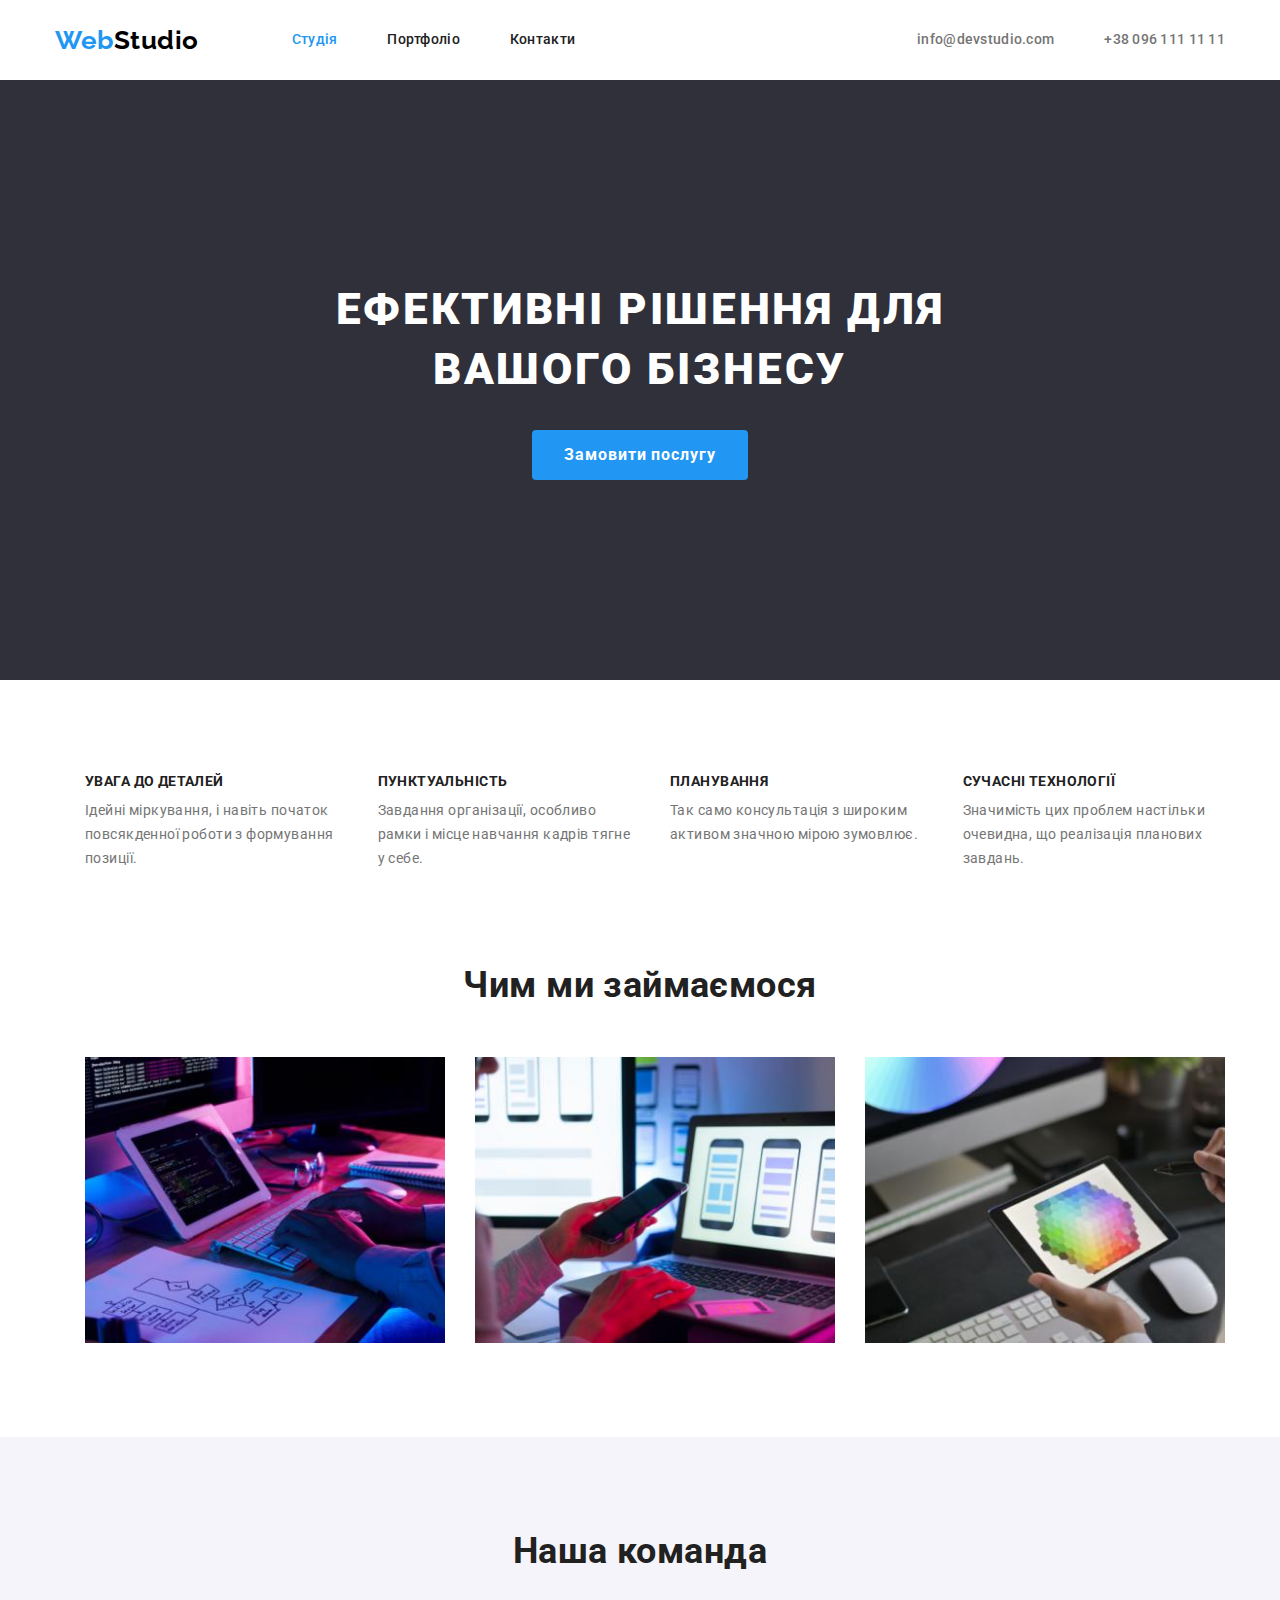
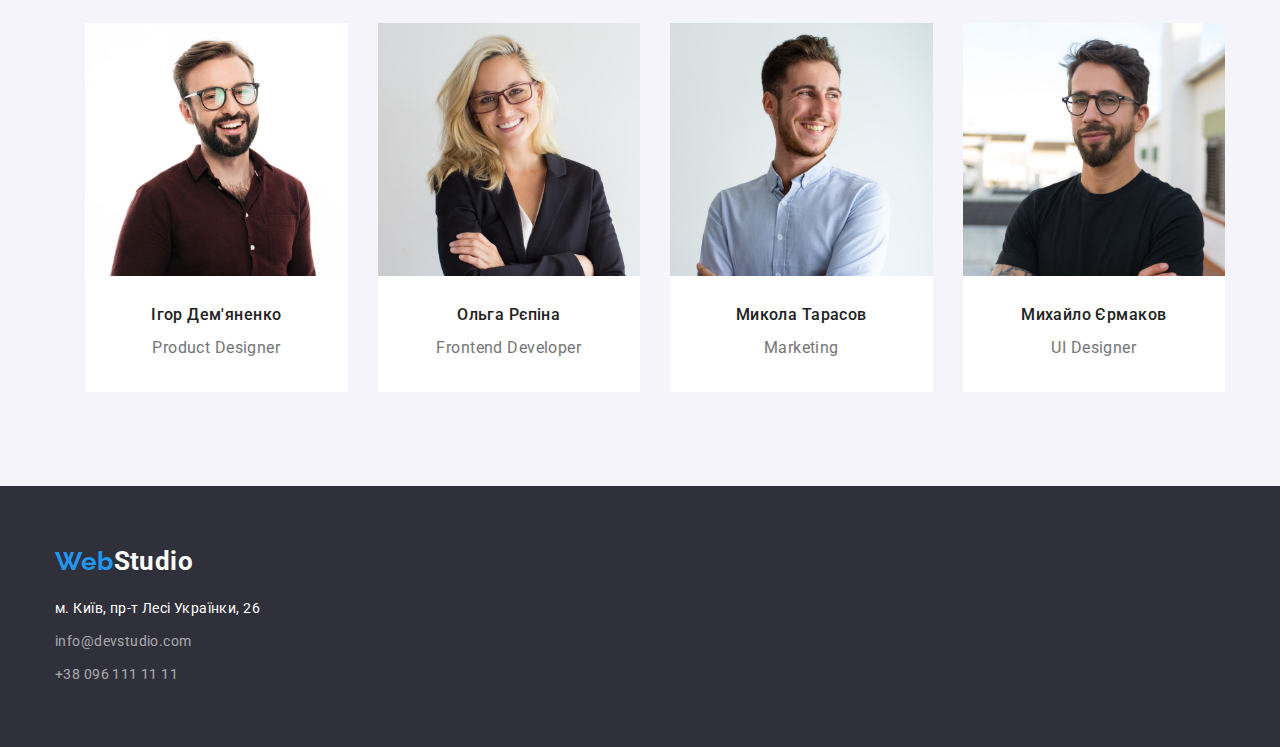
<file: index.html>
<!DOCTYPE html>
<html lang="uk">
  <head>
    <meta charset="UTF-8" />
    <meta http-equiv="X-UA-Compatible" content="IE=edge" />
    <meta name="viewport" content="width=device-width, initial-scale=1.0" />
    <title>Web Studio</title>
    <link
      href="https://fonts.googleapis.com/css2?family=Raleway:wght@700&family=Roboto:wght@400;500;700;900&display=swap"
      rel="stylesheet"
    />
    <link rel="stylesheet" href="https://cdnjs.cloudflare.com/ajax/libs/modern-normalize/1.1.0/modern-normalize.css" />
    <link rel="stylesheet" href="./css/styles.css" />
  </head>

  <body>
    <!-- навигация -->
    <header class="head">
      <div class="container">
        <div class="container-nav">
          <nav>
            <a href="/" class="studio"><span class="web">Web</span>Studio</a>
            <ul class="list menu-nav">
              <li><a href="./index.html" class="nav-link current">Студія</a></li>
              <li><a href="./portfolio.html" class="nav-link">Портфоліо</a></li>
              <li><a href="" class="nav-link">Контакти</a></li>
            </ul>
          </nav>
          <ul class="list mail-tel">
            <li>
              <a href="maito:info@devstudio.com" class="mail-and-tel">info@devstudio.com</a>
            </li>
            <li>
              <a href="tel:+380961111111" class="mail-and-tel">+38 096 111 11 11</a>
            </li>
          </ul>
        </div>
      </div>
    </header>

    <main>
      <section class="hero">
        <div class="container">
          <h1>
            Ефективні рішення для <br />
            вашого бізнесу
          </h1>
          <button type="button" class="hero-but">Замовити послугу</button>
        </div>
      </section>

      <section class="section">
        <div class="container">
          <!-- не отображать заголовок -->
          <h2 class="visually-hidden">Наші особливості</h2>
          <ul class="list skill-list">
            <li class="skills-item">
              <h3>УВАГА ДО ДЕТАЛЕЙ</h3>
              <p>Ідейні міркування, і навіть початок повсякденної роботи з формування позиції.</p>
            </li>
            <li class="skills-item">
              <h3>ПУНКТУАЛЬНІСТЬ</h3>
              <p>Завдання організації, особливо рамки і місце навчання кадрів тягне у себе.</p>
            </li>
            <li class="skills-item">
              <h3>ПЛАНУВАННЯ</h3>
              <p>Так само консультація з широким активом значною мірою зумовлює.</p>
            </li>
            <li class="skills-item">
              <h3>СУЧАСНІ ТЕХНОЛОГІЇ</h3>
              <p>Значимість цих проблем настільки очевидна, що реалізація планових завдань.</p>
            </li>
          </ul>
        </div>
      </section>

      <section class="section section-padding">
        <div class="container">
          <h2>Чим ми займаємося</h2>
          <ul class="list skill-list">
            <li class="skills-item work">
              <img src="./images/box1.jpg" alt="клавиатура" width="370" />
            </li>
            <li class="skills-item work">
              <img src="./images/box2.jpg" alt="телефон" width="370" />
            </li>
            <li class="skills-item work">
              <img src="./images/box3.jpg" alt="планшет" width="370" />
            </li>
          </ul>
        </div>
      </section>

      <!-- команда -->
      <section class="section comand-background">
        <div class="container">
          <h2>Наша команда</h2>
          <ul class="list team skill-list">
            <li class="skills-item">
              <img src="./images/igor.jpg" alt="Ігор Дем'яненко" width="270" />
              <div class="teams">
                <h3>Ігор Дем'яненко</h3>
                <p lang="en">Product Designer</p>
              </div>
            </li>
            <li class="skills-item">
              <img src="./images/olga.jpg" alt="Ольга Рєпіна" width="270" />
              <div class="teams">
                <h3>Ольга Рєпіна</h3>
                <p lang="en">Frontend Developer</p>
              </div>
            </li>
            <li class="skills-item">
              <img src="./images/nik.jpg" alt="Микола Тарасов" width="270" />
              <div class="teams">
                <h3>Микола Тарасов</h3>
                <p lang="en">Marketing</p>
              </div>
            </li>
            <li class="skills-item">
              <img src="./images/misha.jpg" alt="Михайло Єрмаков" width="270" />
              <div class="teams">
                <h3>Михайло Єрмаков</h3>
                <p lang="en">UI Designer</p>
              </div>
            </li>
          </ul>
        </div>
      </section>
    </main>

    <!-- футер -->
    <footer class="footer">
      <div class="container logo-link">
        <a href="/" class="studio-footer"><span class="web">Web</span><span>Studio</span></a>
        <address>
          <ul class="list footer-adress">
            <li>
              <a href="https://goo.gl/maps/N4kcenjZG2sNvHRF8" class="adress">м. Київ, пр-т Лесі Українки, 26</a>
            </li>
            <li><a href="maito:info@devstudio.com" class="footer-link">info@devstudio.com</a></li>
            <li><a href="tel:+380961111111" class="footer-link">+38 096 111 11 11</a></li>
          </ul>
        </address>
      </div>
    </footer>
  </body>
</html>
</file>
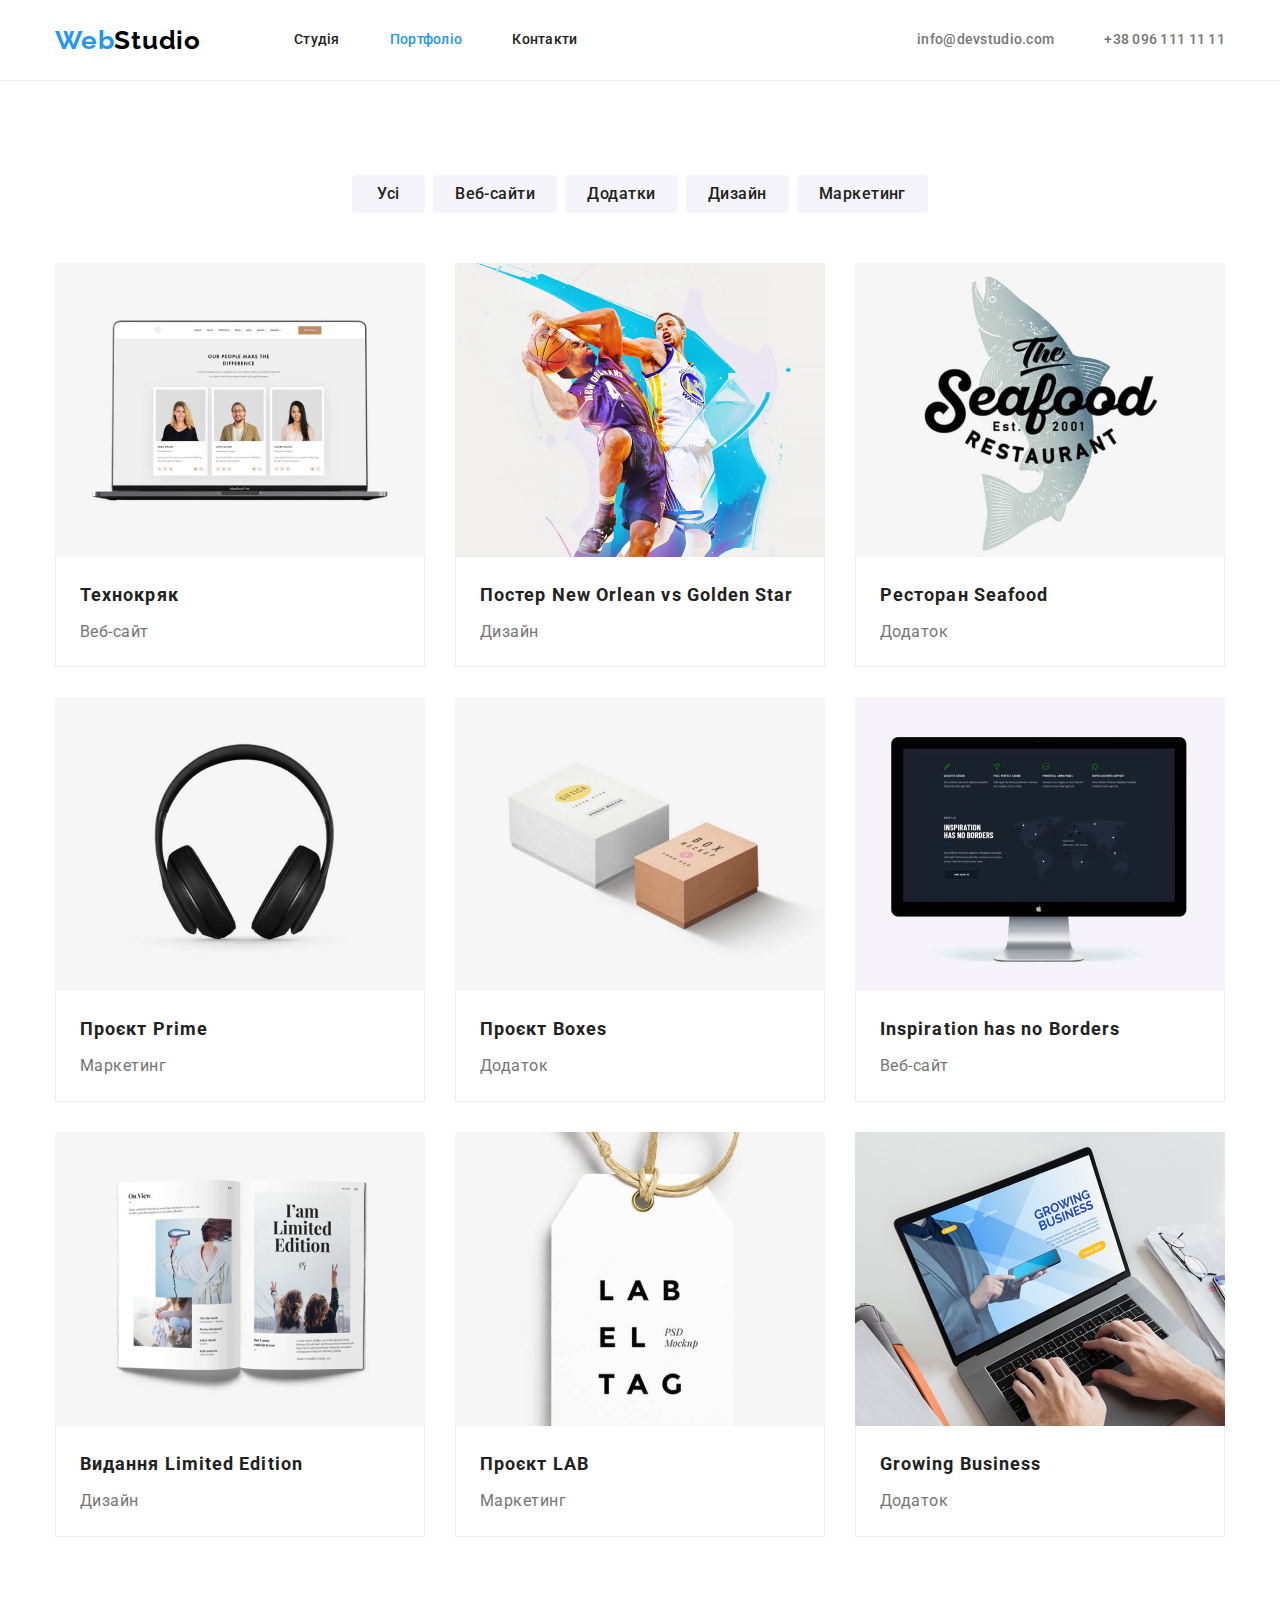
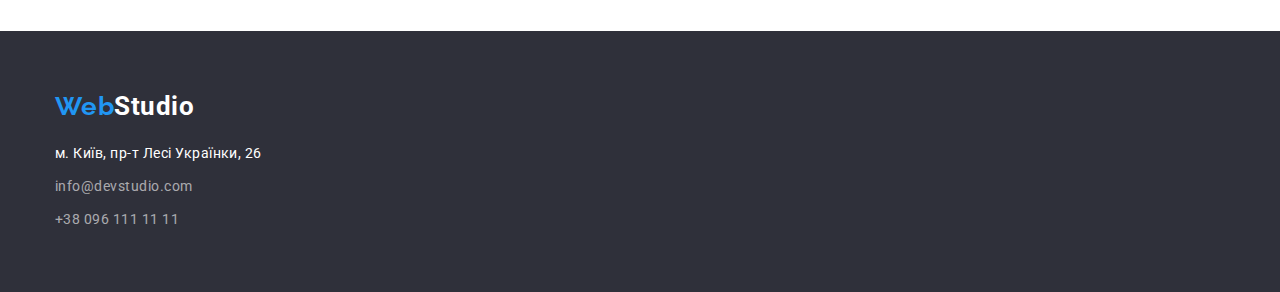
<file: portfolio.html>
<!DOCTYPE html>
<html lang="uk">
  <head>
    <meta charset="UTF-8" />
    <meta http-equiv="X-UA-Compatible" content="IE=edge" />
    <meta name="viewport" content="width=device-width, initial-scale=1.0" />
    <title>Document</title>
    <link
      href="https://fonts.googleapis.com/css2?family=Raleway:wght@700&family=Roboto:wght@400;500;700;900&display=swap"
      rel="stylesheet"
    />
    <link rel="stylesheet" href="https://cdnjs.cloudflare.com/ajax/libs/modern-normalize/1.1.0/modern-normalize.css" />
    <link rel="stylesheet" href="./css/portfolio-styles.css" />
  </head>

  <body>
    <!-- навигация -->
    <header class="head">
      <div class="container">
        <div class="container-nav">
          <nav>
            <a href="/" class="studio"><span class="web">Web</span>Studio</a>
            <ul class="list menu-nav">
              <li><a href="./index.html" class="nav-link">Студія</a></li>
              <li><a href="./portfolio.html" class="nav-link current">Портфоліо</a></li>
              <li><a href="" class="nav-link">Контакти</a></li>
            </ul>
          </nav>
          <ul class="list mail-tel">
            <li>
              <a href="maito:info@devstudio.com" class="mail-and-tel">info@devstudio.com</a>
            </li>
            <li>
              <a href="tel:+380961111111" class="mail-and-tel">+38 096 111 11 11</a>
            </li>
          </ul>
        </div>
      </div>
    </header>

    <main>
      <section class="section">
        <div class="container">
          <!-- фильтры -->
          <!-- не отображать заголовок -->
          <h1 class="visually-hidden">Фільтри</h1>
          <ul class="list ul-button">
            <li><button type="button" class="button-filtr">Усі</button></li>
            <li><button type="button" class="button-filtr">Веб-сайти</button></li>
            <li><button type="button" class="button-filtr">Додатки</button></li>
            <li><button type="button" class="button-filtr">Дизайн</button></li>
            <li><button type="button" class="button-filtr">Маркетинг</button></li>
          </ul>
          <!-- не отображать заголовок -->
          <h2 class="visually-hidden">Наші проекти</h2>
          <ul class="list skill-list">
            <li class="skills-item">
              <img src="./images/portfolio/pc.jpg" width="370" alt="компьютер" />
              <div class="border-class">
                <h3 class="titles">Технокряк</h3>
                <p>Веб-сайт</p>
              </div>
            </li>
            <li class="skills-item">
              <img src="./images/portfolio/star.jpg" width="370" alt="люди" />
              <div class="border-class">
                <h3 class="titles">Постер New Orlean vs Golden Star</h3>
                <p>Дизайн</p>
              </div>
            </li>
            <li class="skills-item">
              <img src="./images/portfolio/food.jpg" width="370" alt="ресторан" />
              <div class="border-class">
                <h3 class="titles">Ресторан Seafood</h3>
                <p>Додаток</p>
              </div>
            </li>
            <li class="skills-item">
              <img src="./images/portfolio/prime.jpg" width="370" alt="наушники" />
              <div class="border-class">
                <h3 class="titles">Проєкт Prime</h3>
                <p>Маркетинг</p>
              </div>
            </li>
            <li class="skills-item">
              <img src="./images/portfolio/box.jpg" width="370" alt="коробка" />
              <div class="border-class">
                <h3 class="titles">Проєкт Boxes</h3>
                <p>Додаток</p>
              </div>
            </li>
            <li class="skills-item">
              <img src="./images/portfolio/border.jpg" width="370" alt="монитор" />
              <div class="border-class">
                <h3 class="titles">Inspiration has no Borders</h3>
                <p>Веб-сайт</p>
              </div>
            </li>
            <li class="skills-item">
              <img src="./images/portfolio/book.jpg" width="370" alt="книга" />
              <div class="border-class">
                <h3 class="titles">Видання Limited Edition</h3>
                <p>Дизайн</p>
              </div>
            </li>
            <li class="skills-item">
              <img src="./images/portfolio/lab.jpg" width="370" alt="жетон" />
              <div class="border-class">
                <h3 class="titles">Проєкт LAB</h3>
                <p>Маркетинг</p>
              </div>
            </li>
            <li class="skills-item">
              <img src="./images/portfolio/bus.jpg" width="370" alt="ноутбук" />
              <div class="border-class">
                <h3 class="titles">Growing Business</h3>
                <p>Додаток</p>
              </div>
            </li>
          </ul>
        </div>
      </section>
    </main>

    <!-- футер -->
    <footer class="footer">
      <div class="container logo-link">
        <a href="/" class="studio-footer"><span class="web">Web</span><span>Studio</span></a>
        <address>
          <ul class="list footer-adress">
            <li>
              <a href="https://goo.gl/maps/N4kcenjZG2sNvHRF8" class="adress">м. Київ, пр-т Лесі Українки, 26</a>
            </li>
            <li><a href="maito:info@devstudio.com" class="footer-link">info@devstudio.com</a></li>
            <li><a href="tel:+380961111111" class="footer-link">+38 096 111 11 11</a></li>
          </ul>
        </address>
      </div>
    </footer>
  </body>
</html>
</file>
<file: css/styles.css>
/*сброс margin*/
h1,
h2,
h3,
p,
ul {
  margin-top: 0;
  margin-bottom: 0;
}

/*скрытие заголовка*/
.visually-hidden {
  position: absolute;
  white-space: nowrap;
  width: 1px;
  height: 1px;
  overflow: hidden;
  border: 0;
  padding: 0;
  clip: rect(0 0 0 0);
  clip-path: inset(50%);
  margin: -1px;
}

/*основной текст*/
body {
  font-family: Roboto, sans-serif;
  font-style: normal;
  font-size: 14px;
  letter-spacing: 0.03em;
  color: var(--color-text);
  background: var(--color-button-text);
}

:root {
  /*цвет кнопок, hover и focus элементов*/
  --color-for-hovered: #2196f3;
  /*цвет заголовков*/
  --color-for-title: #212121;
  /*цвет текста и кнопок*/
  --color-button-text: #ffffff;
  --color-text: #757575;
  /*цвет studio*/
  --color-studio: #000000;
  /*цвет footer*/
  --color-footer: #2f303a;
  /*background карточки*/
  --color-background-cart: #ffffff;
  /*background наша команда*/
  --color-background: #f5f4fa;
}

.list {
  /*display: flex;
  justify-content: space-between;*/
  list-style: none;
  padding: 0;
  margin: 0;
}

a {
  text-decoration: none;
}

.container {
  width: 1200px;
  padding-left: 15px;
  padding-right: 15px;
  margin: 0 auto;
}

.section {
  padding-top: 94px;
  padding-bottom: 94px;
}

.section-padding {
  padding-top: 0;
}


/*расстановка навигации*/
.container-nav {
  display: flex;
  flex-direction: row;
  align-items: center;
  justify-content: space-between;
}

.head nav {
  display: flex;
  align-items: center;
}

header .studio {
  margin-right: 93px;
}

.menu-nav {
  display: flex;
}

.menu-nav li:not(:last-child) {
  margin-right: 50px;
}

.menu-nav a {
  display: block;
  padding-top: 32px;
  padding-bottom: 32px;
}

.mail-tel {
  display: flex;
  margin-left: auto;
}

.mail-tel li:not(:last-child) {
  margin-right: 50px;
}

/*web*/
.web,
.studio {
  font-family: "Raleway";
  font-weight: 700;
  font-size: 26px;
  line-height: 1.19;
  letter-spacing: 0.02em;
  color: var(--color-for-hovered);
}

/*studio*/
.studio {
  color: var(--color-studio);
}

/*навигация*/
.nav-link,
.mail-and-tel {
  font-weight: 500;
  font-size: 14px;
  line-height: 1.14;
  letter-spacing: 0.02em;
  color: var(--color-for-title);
}

/*почта + телефон*/
.mail-and-tel {
  color: var(--color-text);
}

.nav-link.current {
  color: var(--color-for-hovered);
}

.nav-link:hover,
.nav-link:focus,
.mail-and-tel:hover,
.mail-and-tel:focus,
.footer-link:hover,
.footer-link:focus,
.adress:hover,
.adress:focus {
  color: var(--color-for-hovered);
}

/* эффект */
.hero {
  background: var(--color-footer);
  text-align: center;
  padding-top: 200px;
  padding-bottom: 200px;
}

/*заголовки*/
h1 {
  font-weight: 900;
  font-size: 44px;
  line-height: 1.36;
  letter-spacing: 0.06em;
  text-transform: uppercase;
  margin-bottom: 30px;
  color: var(--color-button-text);
}

h2 {
  font-weight: 700;
  font-size: 36px;
  line-height: 1.16;
  text-align: center;
  margin-bottom: 50px;
  color: var(--color-for-title);
}

h3 {
  font-size: 14px;
  font-weight: 700;
  line-height: 1.14;
  margin-bottom: 10px;
  color: var(--color-for-title);
}

/*кнопка*/
.hero-but {
  font-weight: 700;
  font-size: 16px;
  line-height: 1.87;
  letter-spacing: 0.06em;
  display: inline-block;
  border-radius: 4px;
  padding: 10px 32px;
  min-width: 216px;
  border: none;
  color: var(--color-button-text);
  background: var(--color-for-hovered);
}

.hero-but:hover,
.hero-but:focus {
  cursor: pointer;
  color: var(--color-for-hovered);
  background: var(--color-button-text);
}

.button-filtr:hover,
.button-filtr:focus {
  cursor: pointer;
  color: var(--color-button-text);
  background: var(--color-for-hovered);
}

/* карточки */
img {
  display: block;
  max-width: 100%;
  height: auto;
}

.skill-list {
  display: flex;
  flex-wrap: nowrap;
}

p {
  line-height: 1.71;
}

.skills-item {
  display: inline-block;
  width: 270px;
  margin-left: 30px;
}

.work {
  width: 370px;
}

.comand-background {
  background: var(--color-background);
}

/*бордер под карточками*/
.border-class {
  border: 1px solid var(--color-border);
  border-top: none;
}

/*фамилии*/
.team h3 {
  font-weight: 500;
  font-size: 16px;
  line-height: 1.18;
  color: var(--color-for-title);
}

/*профессии*/
.team {
  font-weight: 400;
  font-size: 16px;
  line-height: 1.18;
  text-align: center;
}

.teams {
  padding-top: 30px;
  padding-bottom: 30px;
  background-color: var(--color-background-cart);
}

/* футер */
.footer {
  padding: 60px 0;
}

footer {
  background: var(--color-footer);
}

.adress {
  font-style: normal;
  font-weight: 400;
  font-size: 14px;
  line-height: 1.71;
  color: var(--color-button-text);
}

.footer-link {
  font-style: normal;
  font-weight: 400;
  font-size: 14px;
  line-height: 1.71;
  color: rgba(255, 255, 255, 0.6);
}

.studio-footer {
  font-style: normal;
  font-weight: 700;
  font-size: 26px;
  line-height: 1.19;
  color: var(--color-button-text);
}

.footer-adress li:not(:last-child) {
  margin-bottom: 9px;
}

a {
  display: block;
}

footer .studio-footer {
  margin-bottom: 20px;
}
</file>
<file: css/portfolio-styles.css>
/*сброс margin*/
h1,
h2,
h3,
p,
ul {
  margin-top: 0;
  margin-bottom: 0;
}

/*скрытие заголовка*/
.visually-hidden {
  position: absolute;
  white-space: nowrap;
  width: 1px;
  height: 1px;
  overflow: hidden;
  border: 0;
  padding: 0;
  clip: rect(0 0 0 0);
  clip-path: inset(50%);
  margin: -1px;
}

/*основной текст*/
body {
  font-family: Roboto, sans-serif;
  font-style: normal;
  font-size: 16px;
  letter-spacing: 0.03em;
  color: var(--color-text);
  background: var(--color-button-text);
}

:root {
  /*цвет кнопок, hover и focus элементов*/
  --color-for-hovered: #2196f3;
  /*цвет заголовков*/
  --color-for-title: #212121;
  /*цвет текста и кнопок*/
  --color-button-text: #ffffff;
  --color-text: #757575;
  /*цвет studio*/
  --color-studio: #000000;
  /*цвет footer*/
  --color-footer: #2f303a;
  /*background карточки*/
  --color-background-cart: #ffffff;
  /*background фильтр*/
  --color-background: #f5f4fa;
  /*цвет рамок*/
  --color-border: #eeeeee;
  /*бордер header*/
  --color-border-header: #ECECEC;
}

.list {
  list-style: none;
  padding: 0;
  margin: 0;
}

a {
  text-decoration: none;
}

.container {
  width: 1200px;
  padding-left: 15px;
  padding-right: 15px;
  margin: 0 auto;
}

.section {
  padding-top: 94px;
  padding-bottom: 94px;
}

/*расстановка навигации*/
header {
  border-bottom: 1px solid #ECECEC;
}

.container-nav {
  display: flex;
  flex-direction: row;
  align-items: center;
  justify-content: space-between;
}

.head nav {
  display: flex;
  align-items: center;
}

header .studio {
  margin-right: 93px;
}

.menu-nav {
  display: flex;
}

.menu-nav li:not(:last-child) {
  margin-right: 50px;
}

.menu-nav a {
  display: block;
  padding-top: 32px;
  padding-bottom: 32px;
}

.mail-tel {
  display: flex;
  margin-left: auto;
}

.mail-tel li:not(:last-child) {
  margin-right: 50px;
}

/*web*/
.web,
.studio {
  font-family: "Raleway";
  font-weight: 700;
  font-size: 26px;
  line-height: 1.19;
  letter-spacing: 0.03em;
  color: var(--color-for-hovered);
}

/*studio*/
.studio {
  color: var(--color-studio);
}

/*навигация*/
.nav-link,
.mail-and-tel {
  font-weight: 500;
  font-size: 14px;
  line-height: 1.14;
  letter-spacing: 0.02em;
  color: var(--color-for-title);
}

/*почта + телефон*/
.mail-and-tel {
  color: var(--color-text);
}

.nav-link.current {
  color: var(--color-for-hovered);
}

.nav-link:hover,
.nav-link:focus,
.mail-and-tel:hover,
.mail-and-tel:focus,
.footer-link:hover,
.footer-link:focus,
.adress:hover,
.adress:focus {
  color: var(--color-for-hovered);
}

/*заголовки*/
h3 {
  font-weight: 700;
  font-size: 18px;
  line-height: 2;
  letter-spacing: 0.06em;
  color: var(--color-for-title);
}

/*расстоновка фильтра*/
.ul-button {
  display: flex;
  flex-direction: row;
  justify-content: center;
  margin-bottom: 50px;
}

.ul-button li:not(:last-child) {
  margin-right: 8px;
}

.button-filtr {
  padding: 6px 22px;
  min-width: 73px;
  font-family: inherit;
  font-weight: 500;
  font-size: 16px;
  line-height: 1.6;
  letter-spacing: 0.03em;
  border: none;
  border-radius: 4px;
  display: inline-block;
  background: var(--color-background);
  color: var(--color-for-title);
}

.button-filtr:hover,
.button-filtr:focus {
  cursor: pointer;
  color: var(--color-button-text);
  background: var(--color-for-hovered);
}

/*проект текст*/
p {
  line-height: 1.87;
}

/* карточки */
.skill-list {
  display: flex;
  justify-content: space-between;
  flex-wrap: wrap;
}

.skills-item {
  display: inline-block;
  width: 370px;
  margin-bottom: 30px;
}

/*убираем margin в 3-х последних картах*/
.skill-list li:nth-last-child(-n + 3) {
  margin-bottom: 0px;
}

img {
  display: block;
  max-width: 100%;
  height: auto;
}

/*название проектов*/
.titles {
  margin-bottom: 4px;
}

/*бордер под карточками*/
.border-class {
  border: 1px solid var(--color-border);
  border-top: none;
  padding: 20px 24px;
}

/* футер */
.footer {
  padding: 60px 0;
}

footer {
  background: var(--color-footer);
}

.adress {
  font-style: normal;
  font-weight: 400;
  font-size: 14px;
  line-height: 1.71;
  color: var(--color-button-text);
}

.footer-link {
  font-style: normal;
  font-weight: 400;
  font-size: 14px;
  line-height: 1.71;
  color: rgba(255, 255, 255, 0.6);
}

.studio-footer {
  font-style: normal;
  font-weight: 700;
  font-size: 26px;
  line-height: 1.19;
  color: var(--color-button-text);
}

.footer-adress li:not(:last-child) {
  margin-bottom: 9px;
}

a {
  display: block;
}

footer .studio-footer {
  margin-bottom: 20px;
}
</file>
